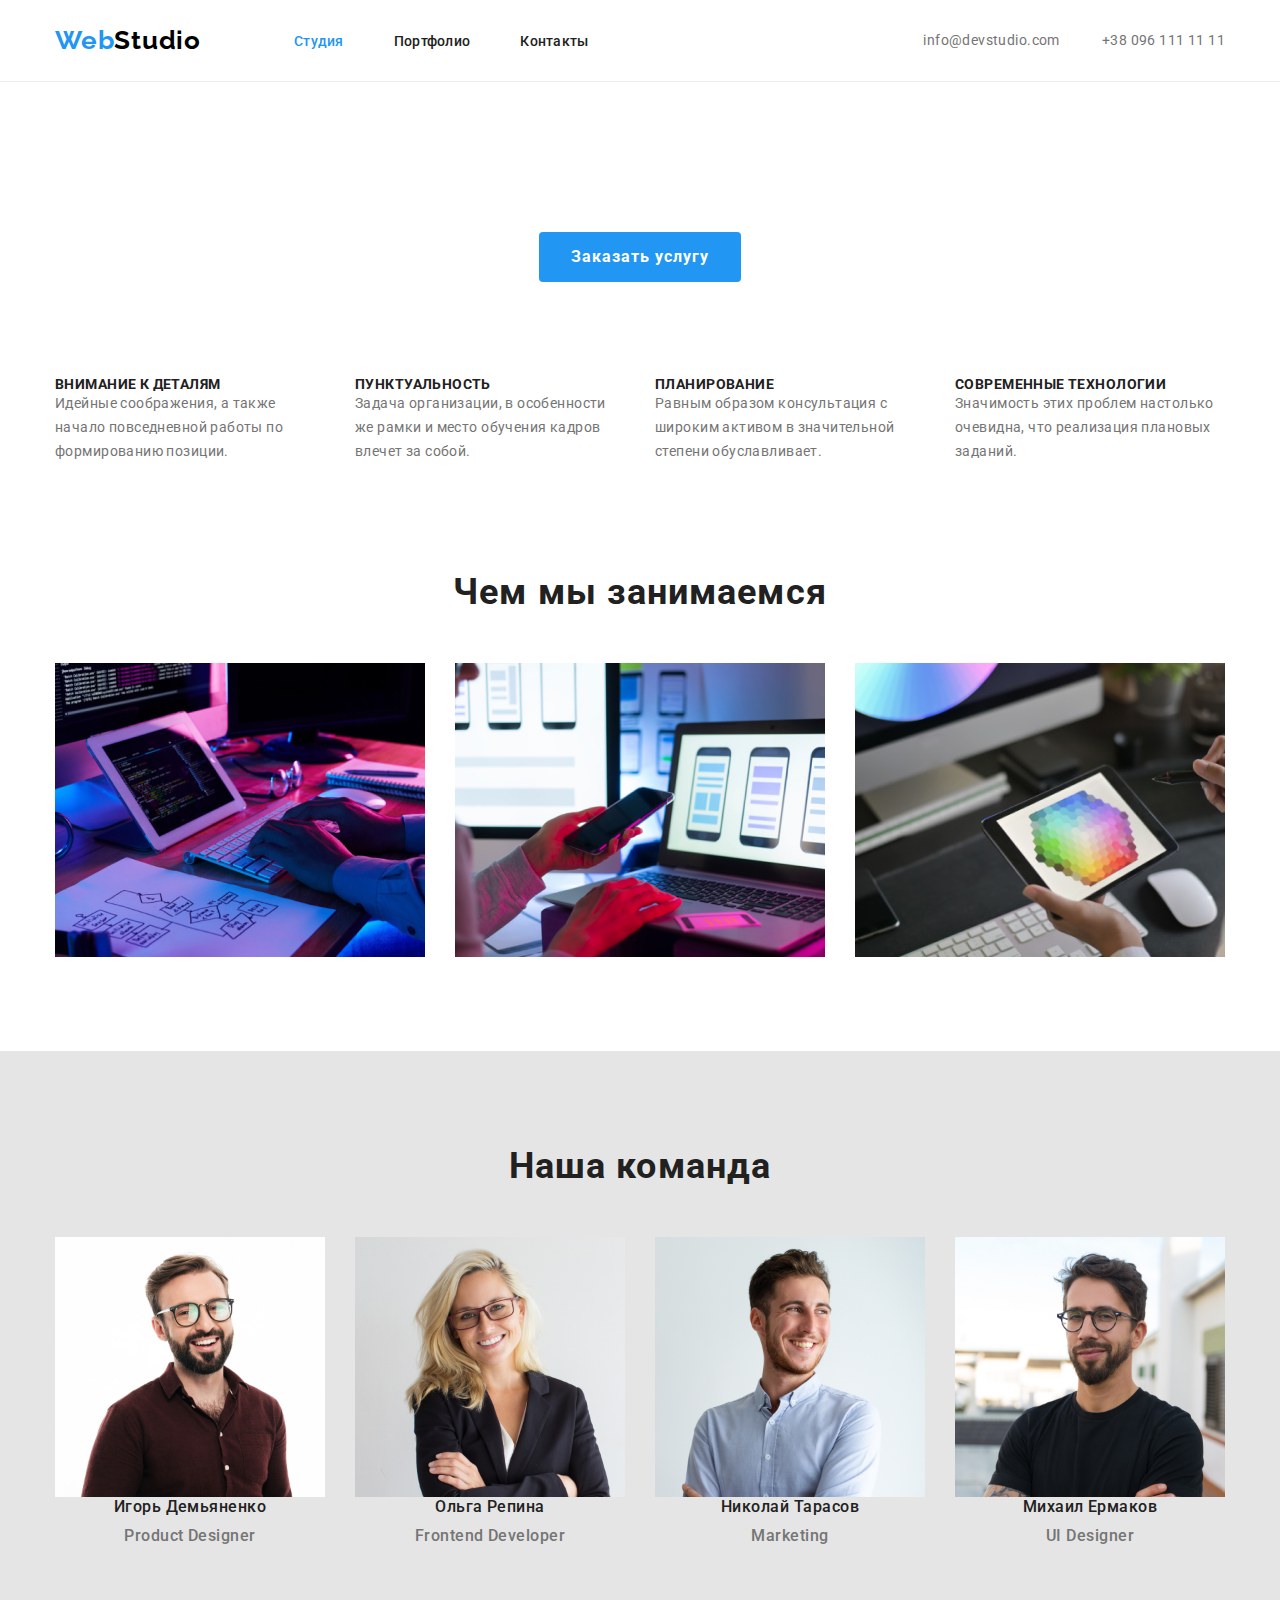
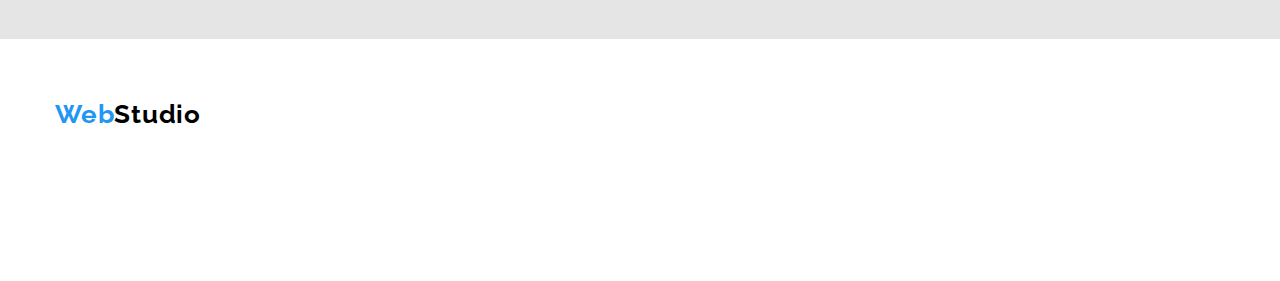
<file: index.html>
<!DOCTYPE html>
<html lang="ru">

<head>
    <meta charset="UTF-8">
    <meta name="viewport" content="width=device-width, initial-scale=1.0">
    <title>WebStudio</title>
    <link rel="stylesheet" href="https://cdnjs.cloudflare.com/ajax/libs/modern-normalize/1.0.0/modern-normalize.min.css">
    <link rel="stylesheet" href="./css/styles.css" />
    <link rel="preconnect" href="https://fonts.gstatic.com">
    <link href="https://fonts.googleapis.com/css2?family=Raleway:wght@700&family=Roboto:wght@400;500;700;900&display=swap"
        rel="stylesheet">
</head>

<body>
    <header class="header">
        <div class="container">
            <!--Header-->
            <section>
                <nav class="navigation">
                    <a lang="en" href="./index.html" class="logo"><span class="double">Web</span><span>Studio</span></a>
                    <ul class="site-nav">
                        <li class="snitem"> <a href="" class="link, current">Студия</a></li>
                        <li class="snitem"> <a href="./portfolio.html" class="link">Портфолио</a></li>
                        <li class="snitem"> <a href="" class="link">Контакты</a></li>
                    </ul>
                    <ul class="auth-nav">
                        <li> <a href="mailto:info@devstudio.com" class="anlink mail">info@devstudio.com</a></li>
                        <li> <a href="tel:+380961111111" class="anlink">+38 096 111 11 11</a></li>
                    </ul>
                </nav>
            </section>
        </div>
    </header>
    
    <main>
         <!--Hero-->
            <section class="hero">
                <div class="container">
                    <h1 class="hero-title">Эффективные решения <br> для вашего бизнеса</h1>
                    <a href="" class="order">Заказать услугу</a>
                </div>
            </section>
            
                <!--Reautures-->
            <section class="section section-left">
                <div class="container">
                    <h2 class="section-title visually-hidden">Преимущества</h2>
                    <ul class="reautures">
                        <li>
                            <div class="reautures-item">
                                <h3 class="title">Внимание к деталям</h3>
                                <p>Идейные соображения, а также начало повседневной работы по формированию позиции.</p>
                            </div>
                        </li>
                    
                        <li>
                            <div class="reautures-item">
                                <h3 class="title">Пунктуальность</h3>
                                <p>Задача организации, в особенности же рамки и место обучения кадров влечет за собой.</p>
                            </div>
                        </li>
                    
                        <li>
                            <div class="reautures-item">
                                <h3 class="title">Планирование</h3>
                                <p>Равным образом консультация с широким активом в значительной степени обуславливает.</p>
                            </div>
                        </li>
                    
                        <li>
                            <div class="reautures-item">
                                <h3 class="title">Современные технологии</h3>
                                <p>Значимость этих проблем настолько очевидна, что реализация плановых заданий.</p>
                            </div>
                        </li>
                    </ul>
                </div>
            </section>
            
                <!--What we do-->
                <section class="section section-nopadingtop">
                    <div class="container">
                        <h2 class="section-title">Чем мы занимаемся</h2>
                        <ul class="list">
                            <li><img src="./img/box1.png" alt="Пишем код" width=370></li>
                            <li><img src="./img/box2.png" alt="Делаем адаптивную верстку" width=370></li>
                            <li><img src="./img/box3.png" alt="Профессионально выбираем цвета" width=370></li>
                        </ul>
                    </div>
                </section>
            
                <!--Our Team-->
                <section class="section teambgc">
                    <div class="container">
                        <h2 class="section-title">Наша команда</h2>
                        <ul class="team">
                            <li>
                                <img src="./img/img1.jpg" alt="Игорь Демьяненко" width=270>
                                <h3 class="team-member">Игорь Демьяненко</h3>
                                <p class="position">Product Designer</p>
                            </li>
                        
                            <li>
                                <img src="./img/img2.jpg" alt="Ольга Репина" width=270>
                                <h3 class="team-member">Ольга Репина</h3>
                                <p class="position">Frontend Developer</p>
                            </li>
                        
                            <li>
                                <img src="./img/img3.jpg" alt="Николай Тарасов" width=270>
                                <h3 class="team-member">Николай Тарасов</h3>
                                <p class="position">Marketing</p>
                            </li>
                        
                            <li>
                                <img src="./img/img4.jpg" alt="Михаил Ермаков" width=270>
                                <h3 class="team-member">Михаил Ермаков</h3>
                                <p class="position">UI Designer</p>
                            </li>
                        </ul>
                    </div>
                </section>
    </main>

        <footer class="footer">
                <!--Footer-->
                        <div class="container">
                        <a lang="en" href="./index.html" class="logo"><span class="double">Web</span><span>Studio</span></a>
                        <ul class="auth-nav">
                            <li> <a href="https://goo.gl/maps/ivPXeLmpZGiEguKSA" class="adress">г. Киев, пр-т Леси Украинки, 26</a></li>
                            <li> <a href="mailto:info@devstudio.com" class="footer-item">info@devstudio.com</a></li>
                            <li> <a href="tel=:+380961111111" class="footer-item">+38 096 111 11 11</a></li>
                        </ul>
                    </div>
        </footer>
   
</body>

</html>
</file>
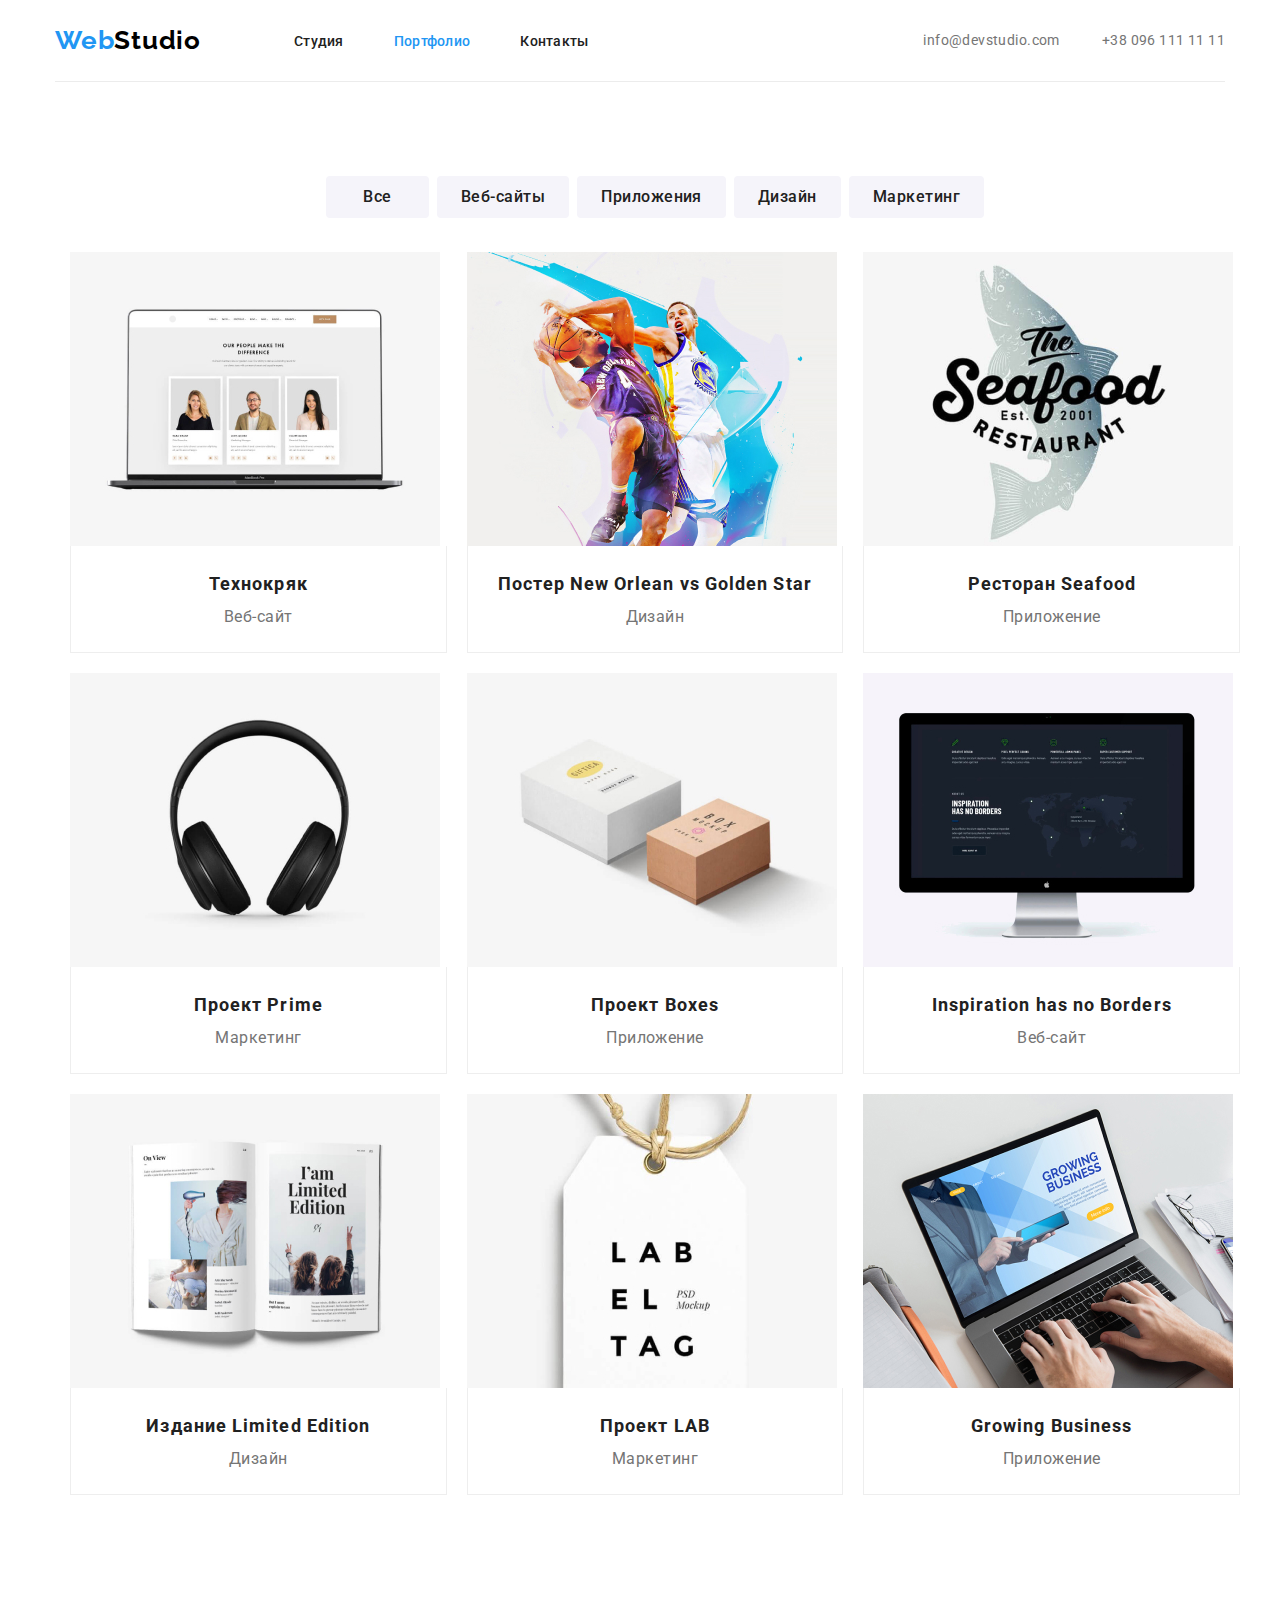
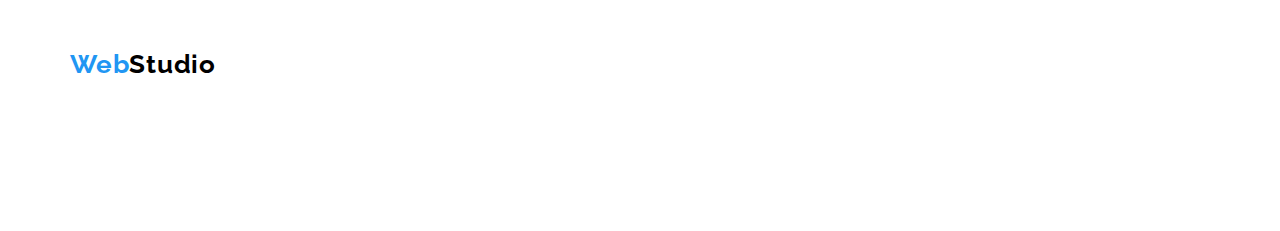
<file: portfolio.html>
<!DOCTYPE html>
<html lang="ru">

<head>
    <meta charset="UTF-8">
    <meta name="viewport" content="width=device-width, initial-scale=1.0">
    <title>Portfolio of WebStudio</title>
    <link rel="stylesheet" href="https://cdnjs.cloudflare.com/ajax/libs/modern-normalize/1.0.0/modern-normalize.min.css">
    <link rel="stylesheet" href="./css/styles.css" />
    <link rel="preconnect" href="https://fonts.gstatic.com">
    <link href="https://fonts.googleapis.com/css2?family=Raleway:wght@700&family=Roboto:wght@400;500;700;900&display=swap"
        rel="stylesheet">
</head>

<body>
    <div class="container">
        <header class="header">
            <!--Header-->
            <section>
                <nav class="navigation">
                    <a lang="en" href="./index.html" class="logo"><span class="double">Web</span><span>Studio</span></a>
                    <ul class="site-nav">
                        <li class="snitem"> <a href="./index.html" class="link">Студия</a></li>
                        <li class="snitem"> <a href="" class="link, current">Портфолио</a></li>
                        <li class="snitem"> <a href="" class="link">Контакты</a></li>
                    </ul>
                    <ul class="auth-nav">
                        <li> <a href="mailto:info@devstudio.com" class="anlink mail">info@devstudio.com</a></li>
                        <li> <a href="tel:+380961111111" class="anlink">+38 096 111 11 11</a></li>
                    </ul>
                </nav>
            </section>
        </header>
        <main>
            <h1 class="visually-hidden">Портфолио</h1>
        
        
            <!--Portfolio-->
            <section class="section">
                <!--Filter-->
                <div class="container">
                    <ul class="filter">
                        <li class="filter-item"> <button type="button" class="item">Все</button></li>
                        <li class="filter-item"> <button type="button" class="item">Веб-сайты</button></li>
                        <li class="filter-item"> <button type="button" class="item">Приложения</button></li>
                        <li class="filter-item"> <button type="button" class="item">Дизайн</button></li>
                        <li class="filter-item"> <button type="button" class="item">Маркетинг</button></li>
                    </ul>
                </div>

                <div class="portfolio-container">
                    <ul class="portfolio">
                        <li class="item">
                            <article class="card">
                                <div class="card-thumb"> 
                                    <img src="./img/hw2/img.jpg" alt="Открытый веб-сайт на ноутбуке">
                                </div>

                                <div class="card-content">
                                    <h2 class="title">Технокряк</h2>
                                    <p class="description">Веб-сайт</p>
                                </div>
                            </article>
                        </li>

                        <li class="item">
                            <article class="card">
                                <div class="card-thumb">
                                    <img src="./img/hw2/img1.jpg" alt="Постер с изображением баскетболистов">
                                </div>

                                <div class="card-content">
                                    <h2 class="title">Постер New Orlean vs Golden Star</h2>
                                    <p class="description">Дизайн</p>
                                </div>
                            </article>           
                        </li>

                        <li class="item">
                            <article class="card">
                                <div class="card-thumb">
                                    <img src="./img/hw2/img2.jpg" alt="Логотип ресторана Seafood">
                                </div>

                                <div class="card-content">
                                    <h2 class="title">Ресторан Seafood</h2>
                                    <p class="description">Приложение</p>
                                </div>
                            </article>
                        </li>

                        <li class="item">
                            <article class="card">
                                <div class="card-thumb">
                                    <img src="./img/hw2/img3.jpg" alt="Наушники">
                                </div>

                                <div class="card-content">
                                    <h2 class="title">Проект Prime</h2>
                                    <p class="description">Маркетинг</p>
                                </div>
                            </article>
                        </li>

                        <li class="item">
                            <article class="card">
                                <div class="card-thumb">
                                    <img src="./img/hw2/img4.jpg" alt="Посылки разных размеров">
                                </div>

                                <div class="card-content">
                                    <h2 class="title">Проект Boxes</h2>
                                    <p class="description">Приложение</p>
                                </div>
                            </article>
                        </li>

                        <li class="item">
                            <article class="card">
                                <div class="card-thumb">
                                    <img src="./img/hw2/img5.jpg" alt="Сайт открытый на мониторе">
                                </div>

                                <div class="card-content">
                                    <h2 class="title">Inspiration has no Borders</h2>
                                    <p class="description">Веб-сайт</p>
                                </div>
                            </article>
                        </li>

                        <li class="item">
                            <article class="card">
                                <div class="card-thumb">
                                     <img src="./img/hw2/img6.jpg" alt="Разворот журнала со статьями">
                                </div>

                                <div class="card-content">
                                    <h2 class="title">Издание Limited Edition</h2>
                                    <p class="description">Дизайн</p>
                                </div>
                            </article>
                        </li>

                        <li class="item">
                            <article class="card">
                                <div class="card-thumb">
                                    <img src="./img/hw2/img7.jpg" alt="Бирка от товара">
                                </div>

                                <div class="card-content">
                                    <h2 class="title">Проект LAB</h2>
                                    <p class="description">Маркетинг</p>
                                </div>
                            </article>
                        </li>

                        <li class="item">
                            <article class="card">
                                <div class="card-thumb">
                                    <img src="./img/hw2/img8.jpg" alt="Человек работает за ноутбуком">
                                </div>

                                <div class="card-content">
                                    <h2 class="title">Growing Business</h2>
                                    <p class="description">Приложение</p>
                                </div>
                            </article>
                        </li>
                    </ul>
                </div>
            
            </section>
        </main>
        
        <footer class="footer">
            <!--Footer-->
                <div class="container">
                    <a lang="en" href="./index.html" class="logo"><span class="double">Web</span><span>Studio</span></a>
                    <ul class="auth-nav">
                        <li> <a href="https://goo.gl/maps/ivPXeLmpZGiEguKSA" class="adress">г. Киев, пр-т Леси Украинки, 26</a></li>
                        <li> <a href="mailto:info@devstudio.com" class="footer-item">info@devstudio.com</a></li>
                        <li> <a href="tel=:+380961111111" class="footer-item">+38 096 111 11 11</a></li>
                    </ul>
                </div>
        </footer>
    </div>
    
</body>

</html>
</file>
<file: css/styles.css>
*,
*::before,
*::after {
  box-sizing: border-box;
}

:root {
  --primary-text-color: #212121;
  --secondary-text-color: #757575;
  --title-color: #212121;
  --accent-color: #2196f3;
  --portfolio-item-gap: 20px;
}

body {
  color: var(--secondary-text-color);
  font-family: Roboto;
  font-style: normal;
  font-weight: 400;
  font-size: 14px;
  line-height: 1.714;
  letter-spacing: 0.03em;
}

h1,
h2,
h3,
h4,
h5,
h6 {
  margin: 0;
}

ul,
ol {
  padding: 0;
  margin: 0;
  list-style: none;
}

p {
  margin: 0;
}

img {
  display: block;
  max-width: 100%;
}

.container {
  width: 1200px;
  margin: 0 auto;
  padding: 0 15px;
}

.current {
  color: var(--accent-color);
  text-decoration: none;
}

/*Visually hidden for H*/
.visually-hidden {
  position: absolute;
  width: 1px;
  height: 1px;
  margin: -1px;
  border: 0;
  padding: 0;
  white-space: nowrap;
  clip-path: inset(100%);
  clip: rect(0 0 0 0);
  overflow: hidden;
}

/*Header*/

.header {
  border-bottom: 1px solid #ECECEC;
  padding-top: 25px;
  padding-bottom: 25px;
}
/*Logo*/
.logo {
  text-decoration: none;
  color: #000000;
  font-family: Raleway;
  font-style: normal;
  font-weight: 700;
  font-size: 26px;
  line-height: 1.192;
  letter-spacing: 0.03em;
}

.double {
  color: var(--accent-color);
}

/*Site nav*/

/*.site-nav {
  display: flex;
  align-items: center;
}*/

.navigation {
  display: flex;
  align-items: center;
  }

.navigation .logo {
  margin-right: 93px;
}

.site-nav {
  display: flex;
  align-items: center;
  color: var(--primary-text-color);
  font-weight: 500;
  font-size: 14px;
  line-height: 1.142;
  letter-spacing: 0.02em;
}

.snitem:not(:last-child) {
  margin-right: 50px;
}

.auth-nav .mail {
  margin-right: 42px;
}

.site-nav .anlink,
.auth-nav .anlink {
  text-decoration: none;
  color: var(--secondary-text-color);
}

.navigation .auth-nav {
  margin-left: auto;
}

.site-nav .link {
  text-decoration: none;
  color: var(--primary-text-color);
  font-weight: 500;
  font-size: 14px;
  line-height: 1.142;
  letter-spacing: 0.02em;
}
.site-nav .link:hover,
.site-nav .link:focus {
  color: var(--accent-color);
}

.auth-nav {
  display: flex;
  align-items: center;
}

.auth-nav .anlink:hover,
.auth-nav .anlink:focus {
  color: var(--accent-color);
}

/*Hero*/

.hero .container {
  text-align: center;
  }

.hero-title {
  /*max-width: 696px;*/
  height: 120px;
  margin-bottom: 30px;
  color: #ffffff;
  text-transform: uppercase;
  font-weight: 900;
  font-size: 44px;
  line-height: 1.364;
  letter-spacing: 0.06em;
}

.order {
  display: inline-block;
  height: 50px;
  min-width: 200px;
  padding: 10px 32px;
  border-radius: 4px;
  color: #ffffff;
  background-color: var(--accent-color);
  font-weight: 700;
  font-size: 16px;
  line-height: 1.875;
  letter-spacing: 0.06em;
  text-decoration: none;
}

/*Sections*/

.section-title {
  display: inline-block;
  height: 42px;
  margin-bottom: 50px;
  color: var(--primary-text-color);
  font-weight: 700;
  font-size: 36px;
  line-height: 1.167;
  letter-spacing: 0.03em;
}

.section {
  text-align: center;
  padding-top: 94px;
  padding-bottom: 94px;
 }

 .section-nopadingtop {
   padding-top: 0;
 }

 .section-left {
  text-align: left;
 }
/*Reautures*/

.reautures {
  display: flex;
  justify-content: space-between;
  }

.reautures .title {
  color: var(--primary-text-color);
  text-transform: uppercase;
  font-weight: 700;
  font-size: 14px;
  line-height: 1.143;
  letter-spacing: 0.03em;
}

.reautures-item {
  width: 270px;
  height: 101px;
}
/*.reautures-item:not(:last-child) {
  margin-right: 30px;*/
}
/*What we do*/

.list .container {
  display: flex;
}
.list {
  display: flex;
  justify-content: space-between;
  }

/*Team*/

.teambgc {
  background-color: #e5e5e5;
}
.team {
  display: flex;
  justify-content: space-between;
  text-align: center;
}

.team-member {
  color: var(--primary-text-color);
  font-weight: 500;
  font-size: 16px;
  line-height: 1.188;
  letter-spacing: 0.03em;
 }

.team-thumb {
  margin-bottom: 30;
}

.position {
  font-weight: 500;
  font-size: 16px;
  line-height: 1.188;
  letter-spacing: 0.03em;
  margin-top: 10px;
}

/*Footer*/

.footer {
  padding-top: 60px;
  padding-bottom: 60px;
}

.auth-nav .adress {
  text-decoration: none;
  color: #ffffff;
  font-weight: 400;
  font-size: 14px;
  line-height: 1.714;
  letter-spacing: 0.03em;
}

.auth-nav .footer-item {
  text-decoration: none;
  color: rgba(255, 255, 255, 0.6);
  font-weight: 400;
  font-size: 14px;
  line-height: 1.714;
  letter-spacing: 0.03em;
}

.footer .logo {
  display:inline-block;
  }

.footer .auth-nav {
  display: block;
  }

.footer-item {
  display: inline-block;
  margin-top: 9px;
}


/*Portfolio*/

.portfolio .title {
  color: var(--primary-text-color);
  font-weight: 700;
  font-size: 18px;
  line-height: 2;
  letter-spacing: 0.06em;
}

.portfolio .description {
  color: var(--secondary-text-color);
  font-weight: 400;
  font-size: 16px;
  line-height: 1.875;
  letter-spacing: 0.03em;
}

.filter {
  display: flex;
  justify-content: center;
  margin-bottom: 34px;
}

.filter .item {
  min-width: 103px;
  background: #f5f4fa;
  border-radius: 4px;
  border-color: transparent;
  cursor: pointer;
  padding: 6px 22px;
  color: var(--primary-text-color);
  font-weight: 500;
  font-size: 16px;
  line-height: 1.625;
  letter-spacing: 0.03em;
}

.filter-item:not(:last-child) {
  margin-right: 8px;
}

.filter .item:hover,
.filter .item:focus {
  color: #ffffff;
  background-color: var(--accent-color);
}

.portfolio-container {
  width: 1200px;
  margin: 0 auto;
  padding: 0 15px;
}

.portfolio {
  display: flex;
  flex-wrap: wrap;
  margin-left: -20px;
  margin-bottom: -20px;
  margin-left: calc(-1 * var(--portfolio-item-gap));
  margin-bottom: calc(-1 * var(--portfolio-item-gap));
}

.portfolio .item {
  flex-basis: calc(100%/3 - var(--portfolio-item-gap));
  margin-left: var(--portfolio-item-gap);
  margin-bottom: var(--portfolio-item-gap);

}

.card-content {
  padding: 20px 24px;
  border-left: 1px solid #EEEEEE;
  border-right: 1px solid #EEEEEE;;
  border-bottom: 1px solid #EEEEEE;
}
</file>
